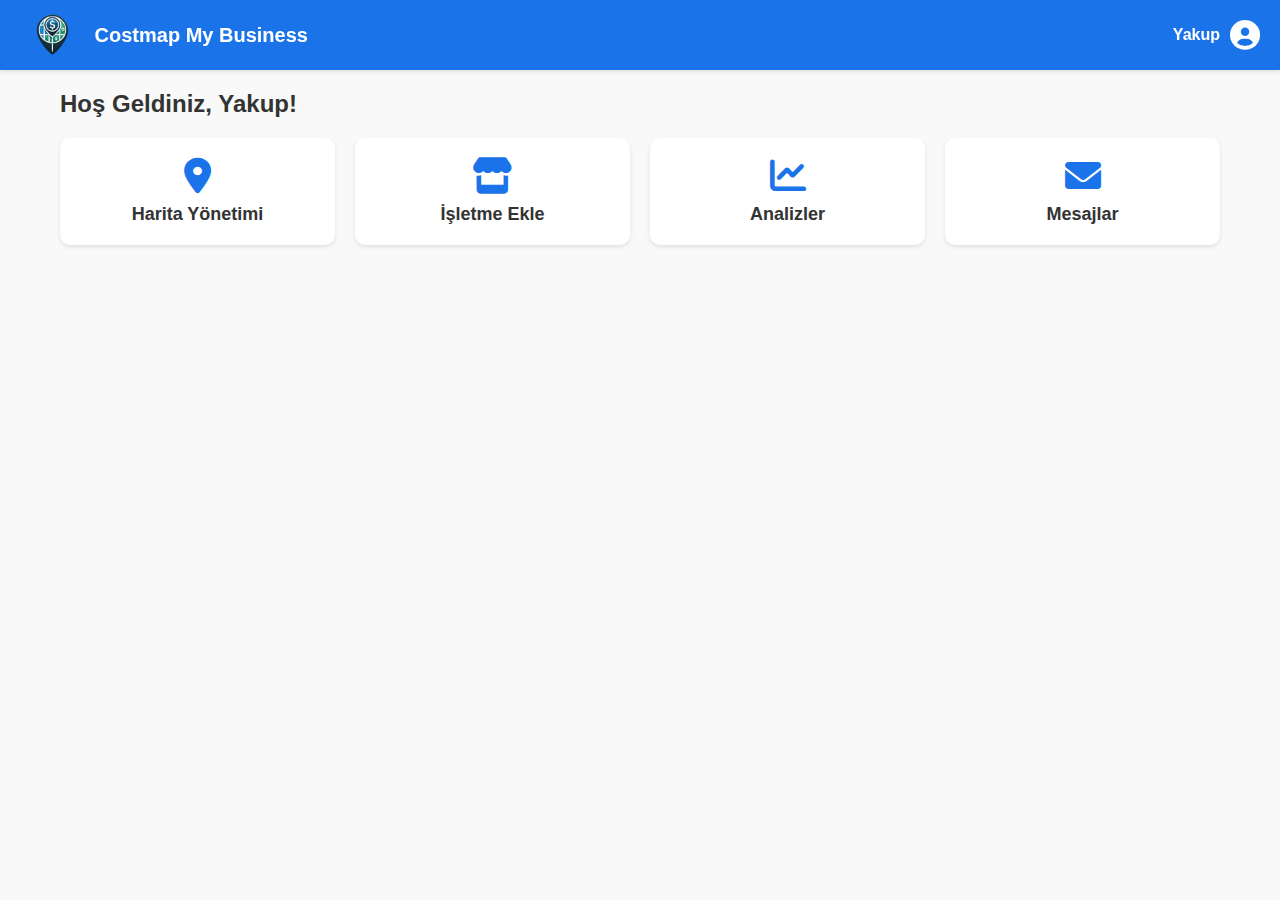
<file: src/main/resources/templates/dashboard.html>
<!DOCTYPE html>
<html lang="tr">
<head>
    <meta charset="UTF-8">
    <meta name="viewport" content="width=device-width, initial-scale=1.0">
    <title>Costmap Dashboard</title>
	<html lang="tr" xmlns:th="http://www.thymeleaf.org">
	
    <link rel="stylesheet" href="https://cdnjs.cloudflare.com/ajax/libs/font-awesome/6.0.0-beta3/css/all.min.css">
    <style>
        /* Temel stiller */
        * {
            margin: 0;
            padding: 0;
            box-sizing: border-box;
        }

        html, body {
            font-family: Arial, sans-serif;
            margin: 0;
            padding: 0;
            background-color: #f9f9f9;
            overflow-x: hidden; /* Yatay kaydırmayı engelle */
        }

        /* Header */
        .header {
            display: flex;
            justify-content: space-between;
            align-items: center;
            padding: 10px 20px;
            background-color: #1a73e8;
            color: white;
            position: fixed;
            top: 0;
            width: 100%;
            z-index: 999;
            box-shadow: 0 2px 4px rgba(0, 0, 0, 0.1);
        }

        .header .logo {
            display: flex;
            align-items: center;
            gap: 10px;
        }

        .header .logo img {
            height: 50px; /* Logonun yüksekliği */
            width: auto; /* Oranını korur */
        }

        .header .logo span {
            font-size: 20px;
            font-weight: bold;
            white-space: nowrap; /* Uzun yazılarda taşmayı engelle */
        }

        .header .user-info {
            display: flex;
            align-items: center;
            gap: 10px;
            position: relative;
        }

        .header .user-info .username {
            cursor: pointer;
            font-size: 16px;
            font-weight: bold;
        }

        .header .user-info .icon {
            font-size: 30px;
            cursor: pointer;
        }

        /* Dropdown Menü */
        .dropdown {
            display: none;
            position: absolute;
            top: 40px;
            right: 0;
            background-color: white;
            box-shadow: 0 4px 8px rgba(0, 0, 0, 0.1);
            border-radius: 5px;
            overflow: hidden;
            z-index: 1000;
            width: 200px;
        }

        .dropdown.active {
            display: block;
        }

        .dropdown a {
            display: flex;
            align-items: center;
            gap: 10px;
            padding: 10px 15px;
            text-decoration: none;
            color: #333;
            font-size: 14px;
            transition: background-color 0.3s;
        }

        .dropdown a:hover {
            background-color: #f0f0f0;
        }

        .dropdown a i {
            color: #1a73e8;
        }

        /* İçerik */
        .content {
            padding: 80px 20px; /* Header boşluğu */
            max-width: 1200px;
            margin: 10px auto;
        }

        .content h1 {
            font-size: 24px;
            color: #333;
        }

        .content .cards {
            display: grid;
            grid-template-columns: repeat(auto-fit, minmax(250px, 1fr));
            gap: 20px;
            margin-top: 20px;
        }

        .content .card {
            background-color: white;
            border-radius: 10px;
            box-shadow: 0 2px 4px rgba(0, 0, 0, 0.1);
            padding: 20px;
            text-align: center;
            transition: transform 0.3s;
        }

        .content .card:hover {
            transform: translateY(-5px);
        }

        .content .card i {
            font-size: 36px;
            margin-bottom: 10px;
            color: #1a73e8;
        }

        .content .card h2 {
            font-size: 18px;
            color: #333;
        }
    </style>
</head>
<body>
    <!-- Header -->
    <header class="header">
        <div class="logo">
            <img src="../static/logo/costmaplogo.png" alt="Logo">
            <span>Costmap My Business</span>
        </div>
        <div class="user-info">
            <span class="username" id="username">Yakup</span>
            <i class="fas fa-user-circle icon"></i>

            <!-- Dropdown Menü -->
            <div class="dropdown" id="dropdown-menu">
                <a href="#"><i class="fas fa-calendar-alt"></i> Planım</a>
                <a href="#"><i class="fas fa-cogs"></i> Ayarlar</a>
                <a href="#"><i class="fas fa-sign-out-alt"></i> Oturumu Kapat</a>
            </div>
        </div>
    </header>

    <!-- İçerik -->
    <div class="content">
        <h1>Hoş Geldiniz, Yakup!</h1>
        <div class="cards">
            <div class="card">
                <i class="fas fa-map-marker-alt"></i>
                <h2>Harita Yönetimi</h2>
            </div>
            <div class="card">
                <i class="fas fa-store"></i>
                <h2>İşletme Ekle</h2>
            </div>
            <div class="card">
                <i class="fas fa-chart-line"></i>
                <h2>Analizler</h2>
            </div>
            <div class="card">
                <i class="fas fa-envelope"></i>
                <h2>Mesajlar</h2>
            </div>
        </div>
    </div>

    <script>
        // Dropdown Menü
        document.addEventListener('DOMContentLoaded', function () {
            const username = document.getElementById('username');
            const dropdown = document.getElementById('dropdown-menu');

            username.addEventListener('click', function () {
                dropdown.classList.toggle('active');
            });

            document.addEventListener('click', function (event) {
                if (!username.contains(event.target) && !dropdown.contains(event.target)) {
                    dropdown.classList.remove('active');
                }
            });
        });
    </script>
</body>
</html>
</file>
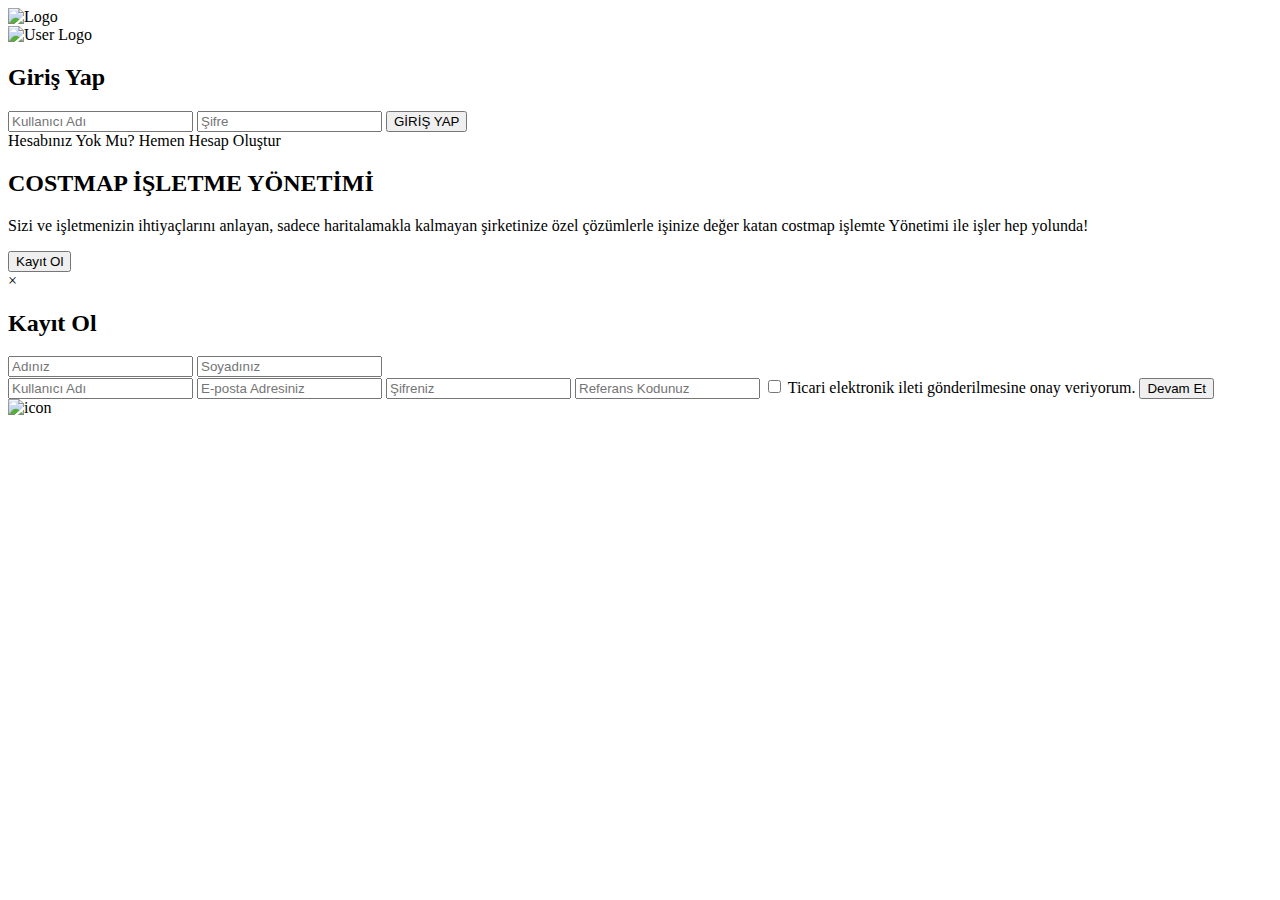
<file: src/main/resources/templates/login2.html>
<!DOCTYPE html>
<html xmlns:th="http://www.thymeleaf.org">
<head>
    <meta charset="UTF-8">
    <meta name="viewport" content="width=device-width, initial-scale=1.0">
    <title>Giriş Yap</title>
    <link th:href="@{/css/login.css}" rel="stylesheet">
    <link th:href="@{/css/kayıt_ol.css}" rel="stylesheet">
    <link th:href="@{/css/mesaj.css}" rel="stylesheet">
</head>
<body>
    <div class="logo-box">
        <img th:src="@{/logo/costmaplogo.png}" width="200px" alt="Logo">
    </div>
    <div class="container">
        <div class="login-box">
            <div class="login-form">
                <div class="logo">
                    <img th:src="@{/logo/giriş.png}" width="100px" alt="User Logo">
                </div>
                <h2>Giriş Yap</h2>
                <form id="login-form" method="post">
                    <input type="text" id="login-username" name="username" placeholder="Kullanıcı Adı" required>
                    <input type="password" id="login-password" name="password" placeholder="Şifre" required>
                    <button type="submit">GİRİŞ YAP</button>
                </form>
                <a id="open-modal" class="create-account">Hesabınız Yok Mu? Hemen Hesap Oluştur</a>
            </div>
        </div>
        <div class="info-box">
            <h2>COSTMAP İŞLETME YÖNETİMİ</h2>
            <p>Sizi ve işletmenizin ihtiyaçlarını anlayan, sadece haritalamakla kalmayan şirketinize özel çözümlerle işinize değer katan costmap işlemte Yönetimi ile işler hep yolunda!</p>
            <button id="open-modal">Kayıt Ol</button>
        </div>
    </div>

    <!-- Kayıt Ol Modalı -->
    <div id="register-modal" class="modal">
        <div class="modal-content">
            <span class="close-button" id="close-modal">&times;</span>
            <h2>Kayıt Ol</h2>
			<form id="register-form">
			    <div class="name-row">
			        <input type="text" id="firstName" name="firstName" placeholder="Adınız" required>
			        <input type="text" id="lastName" name="lastName" placeholder="Soyadınız" required>
			    </div>
			    <input type="text" id="username" name="username" placeholder="Kullanıcı Adı" required>
			    <input type="email" id="email" name="email" placeholder="E-posta Adresiniz" required>
			    <input type="password" id="password" name="password" placeholder="Şifreniz" required>
			    <input type="text" id="refCode" name="refCode" placeholder="Referans Kodunuz">
			    <label>
			        <input type="checkbox" id="marketingConsent" name="marketingConsent">
			        Ticari elektronik ileti gönderilmesine onay veriyorum.
			    </label>
			    <button type="submit">Devam Et</button>
			</form>
        </div>
    </div>
    
    <!-- Bildirim Modalı -->
	<div id="notification-modal" class="notification-modal" >
	    <div class="notification-content">
	        <img id="notification-icon"  alt="icon">
	        <p id="notification-message"></p>
	    </div>
	</div>
	
	<script th:src="@{js/script.js}"></script>



</body>
</html>
</file>
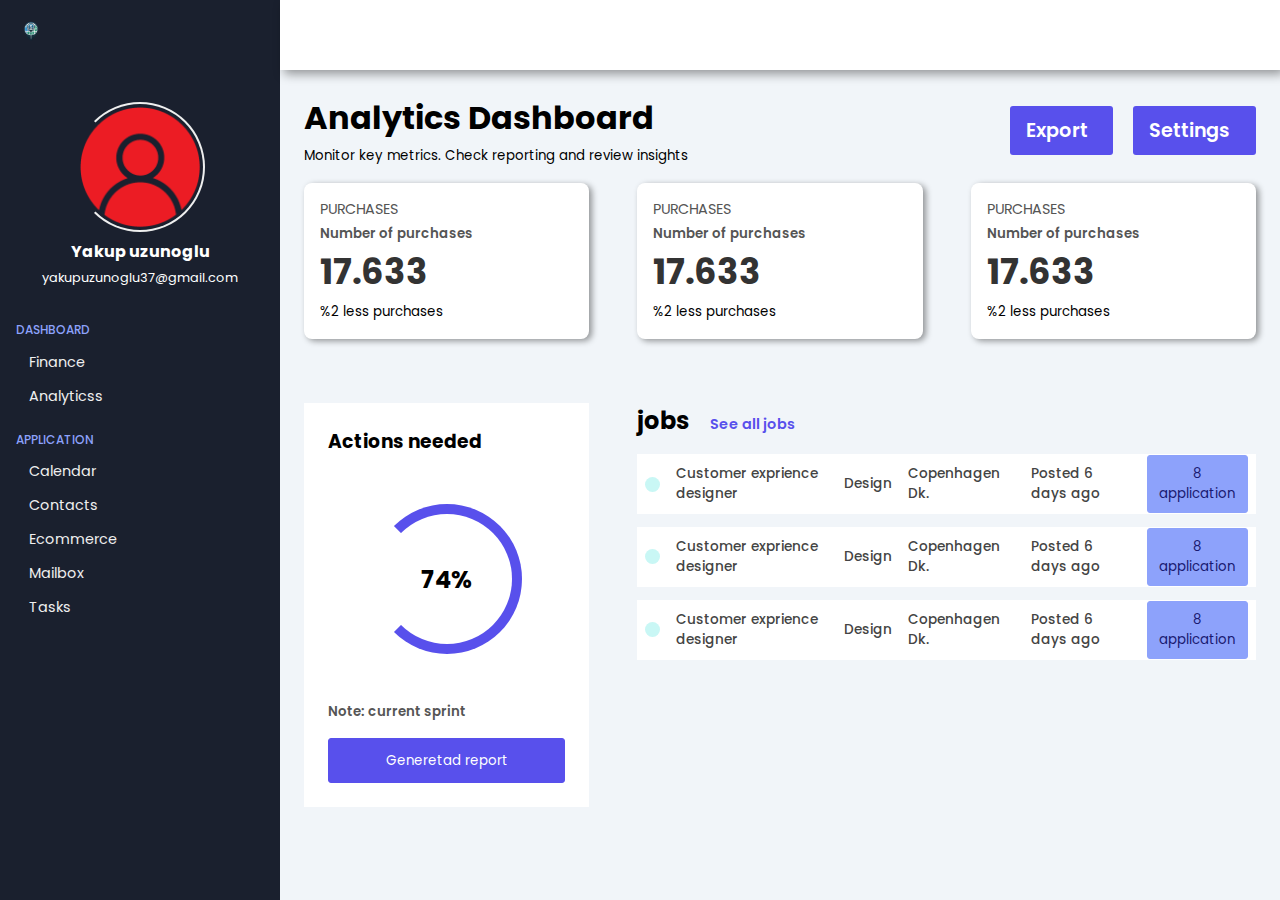
<file: src/main/resources/templates/userDashboard.html>
<!DOCTYPE html>

</html>

<head>
	<meta charset="UTF-8">
	<title>Costmap my businesses</title>
	<link rel="stylesheet" href="../static/css/userDashboard.css">
	<link rel= "stylesheet" href= "https://maxst.icons8.com/vue-static/landings/line-awesome/line-awesome/1.3.0/css/line-awesome.min.css" >
</head>	

<body>
	<input type="checkbox" name="" id="sidebar-toggle">
	
	<div class="sidebar">
		<div class="sidebar-brand">
			<div class="brand-flex">
					<img src="../static/logo/costmaplogo.png" width="30px" alt="">
					
					<div class="brand-icons">
						<span class="las la-bell"></span>
						<span class="las la-user-circle"></span>
			        </div>
		    </div>
	    </div>
	
	
	
	
	<div class="sidebar-main">
		<div class="sidebar-user">
		    <img src="../static/logo/giriş.png" alt="">
		    <div>
				<h3>Yakup uzunoglu</h3>
                <span>yakupuzunoglu37@gmail.com</span>			
		    </div>		
		</div>
	
	
	
	
	<div class="sidebar-menu">
		<div class="menu-head">
					<span>Dashboard</span>
		</div>
		
		<ul>
					<li>
						<a href="">
							<span class="las la-balance-scale"></span>
							Finance
						</a>
					</li>
					
					
					<li>
						<a href="">
							<span class="las la-chart-pie"></span>
							Analyticss
						</a>
					</li>
		
		</ul>
		
		
		
		
		
		
		<div class="menu-head">
			<span>Application</span>
		</div>
		
		<ul>
			<li>
				<a href="">
					<span class="las la-calendar"></span>
					Calendar
				</a>
			</li>
			
			
			<li>
				<a href="">
					<span class="las la-users"></span>
					Contacts
				</a>
			</li>
			
			
			<li>
				<a href="">
					<span class="las la-shopping-cart"></span>
					Ecommerce
				</a>
			</li>
			
			<li>
				<a href="">
					<span class="las la-envelope"></span>
					Mailbox
				</a>
			</li>
			
			
			
			<li>
				<a href="">
					<span class="las la-check-circle"></span>
					Tasks
				</a>
			</li>
			
			
		</ul>
	</div>

	</div>
	</div>
	
	
	<div class="main-content">
		<header>
			<div class="menu-toggle">
				<label for="sidebar-toggle">
					<span class="las la-bars"></span>
				</label>
				
			</div>
			<div class="header-icons">
				<span class="las la-search"></span>
				<span class="las la-bookmark"></span>
				<span class="las la-sms"></span>
				
			</div>
		</header>
		
		
		<main>
			<div class="page-header">
				<div>
					<h1>Analytics Dashboard</h1>
					<small>Monitor key metrics. Check reporting and review insights</small>
				</div>
				
				<div class="header-actions">
					<button>
						<span class="las la-file-export">
							Export
						</span>
					</button>
					<button>
						<span class="las la-tools">
							Settings
						</span>
					</button>
				</div>
			</div>
			
			
			<div class="cards">
				
				
				
			     <div class="card-single">
					<div class="card-flex">
						<div class="card-info">
							<div class="card-head">
								<span>Purchases</span>
								<small>Number of purchases</small>
							</div>
							<h2>17.633</h2>
							<small>%2 less purchases</small>
						</div>

						<div class="card-chart sucess">
							<span class="las la-chart-line"></span>
							
						</div>						
					</div>
				
		    	</div>
				
				
				
				 <div class="card-single">
					<div class="card-flex">
						<div class="card-info">
							<div class="card-head">
								<span>Purchases</span>
								<small>Number of purchases</small>
							</div>
							<h2>17.633</h2>
							<small>%2 less purchases</small>
						</div>

						<div class="card-chart danger">
							<span class="las la-chart-line"></span>
							
						</div>						
					</div>

				</div>
				
				
				
				 <div class="card-single">
					<div class="card-flex">
						<div class="card-info">
							<div class="card-head">
								<span>Purchases</span>
								<small>Number of purchases</small>
							</div>
							<h2>17.633</h2>
							<small>%2 less purchases</small>
						</div>

						<div class="card-chart yellow">
							<span class="las la-chart-line"></span>
							
						</div>						
					</div>

				</div>
			</div>
			
			
			
			
			
			
			
			
			<div class="jobs-grid">
				<div class="analytics-card">
					<div class="analytics-head">
						<h3>Actions needed</h3>
						<span class="las la-ellipsis-h"></span>
					</div>
					
					
					<div class="analytics-chart">
						<div class="chart-circle">
							<h2>74%</h2>
						</div>
						<div class="analytics-note">
							<small>Note: current sprint</small>
						</div>
					</div>
					
					<div class="analytics-btn">
						<button>Generetad report</button>
					</div>
					
				</div>
				
				<div class="jobs">
					<h2>jobs <small>See all jobs <span class="las la-arrow-right"></span></small></h2>
					<div class="table-responsive">
					<table width="100%">
						<tbody>
							
							
							<tr>
								<td>
									<div>
										<span class="indicator"></span>
									</div>
								</td>
								<td>
									<div>
										Customer exprience designer		
									</div>
								</td>
								<td>
									<div>
										Design		
									</div>
								</td>
									
									
								<td>
									<div>
										Copenhagen Dk.		
									</div>
								</td>
								<td>
									<div>
										Posted 6 days ago
									</div>
								</td>
								<td>
									<div>
										<button> 8 application</button>
									</div>
									
								</td>
							</tr>
							
							
							<tr>
								<td>
									<div>
										<span class="indicator"></span>
									</div>
								</td>
								<td>
									<div>
										Customer exprience designer		
									</div>
								</td>
								<td>
									<div>
										Design		
									</div>
								</td>
									
									
								<td>
									<div>
										Copenhagen Dk.		
									</div>
								</td>
								<td>
									<div>
										Posted 6 days ago
									</div>
								</td>
								<td>
									<div>
										<button> 8 application</button>
									</div>
									
								</td>
							</tr>							
							
							
							
							<tr>
								<td>
									<div>
										<span class="indicator"></span>
									</div>
								</td>
								<td>
									<div>
										Customer exprience designer		
									</div>
								</td>
								<td>
									<div>
										Design		
									</div>
								</td>
									
									
								<td>
									<div>
										Copenhagen Dk.		
									</div>
								</td>
								<td>
									<div>
										Posted 6 days ago
									</div>
								</td>
								<td>
									<div>
										<button> 8 application</button>
									</div>
									
								</td>
							</tr>
							
						</tbody>
					</table>
				</div>
				
			</div>
			</div>
			
			
			
			
			
			
			
			
		</main>
		
		
		
		
		
		
		
		
		
		
		
	</div>
	     
	    
	
	<label for="sidebar-toggle" class="body-label"></label>



</body>




</html>
</file>
<file: src/main/resources/static/css/userDashboard.css>
@import url('https://fonts.googleapis.com/css?family=Poppins:wght@400,700,900&display=swap');

:root{
	--color-main:#1a202e;
}

*{
	font-family: 'Poppins',sans-serif;
	box-sizing: border-box;
	text-decoration: none;
	list-style: none;
	margin:0;
	padding: 0;
	height: auto;
}

body{
	overflow-x: hidden;
}

body::-webkit-scrollbar {
  width: 3px; /* Kaydırma çubuğu genişliği */
}

body::-webkit-scrollbar-thumb {
  background: linear-gradient(45deg, #6a11cb, #2575fc); /* Çubuk rengi */
  border-radius: 10px; /* Yuvarlak köşeler */
}

body::-webkit-scrollbar-thumb:hover {
  background: linear-gradient(45deg, #2575fc, #6a11cb); /* Hover rengi */
}

body::-webkit-scrollbar-track {
  background: #f1f1f1; /* Arka plan */
}

#sidebar-toggle{
	display: none;
}

.body-label{
	position: fixed;
	height: 100%;
	width: calc(100% - 280px);
	z-index: 30;
	right: -100%;
	top: 0;
}

#sidebar-toggle:checked ~ .sidebar{
	left:-100%;
}

#sidebar-toggle:checked ~ .main-content header{
	left:0;
	right: 0;
	width: 100%;
	
}

#sidebar-toggle:checked ~ .main-content{
	margin-left: 0;
}

.sidebar{
	width: 280px;
	position: fixed;
	left: 0;
	top: 0;
	height: 100%;
	padding: 1rem;
	background: var(--color-main);
	color: #fff;
	z-index: 20;
	transition: left 300ms;
	overflow-y: scroll; /* İçeriği kaydırılabilir yap */
	scrollbar-width: none; /* Firefox için kaydırma çubuğunu gizle */
}

.sidebar-brand{
	height: 70px;
}

.brand-flex{
	display: flex;
	justify-content: space-between;
	align-items: center;
}

.brand-icons span{
	font-size: 1.3rem;
	margin-left: .5rem;
	
}

.sidebar-user{
	margin: 1rem 0rem 1rem 0rem;
	text-align: center;
}

.sidebar-user img{
	width: 130px;
	height: 130px;
	border-radius: 50%;
	border-top: 2px solid #efefef;
	border-bottom: 2px solid #efefef;
	border-right: 2px solid #efefef;
	border-left: 2px solid transparent;
}

.sidebar-user h3{
	font-size: 1rem;
}

.sidebar-user span{
	font-size: .8rem;
}


.sidebar-menu{
	margin-top:2rem;
}

.menu-head{
	text-transform: uppercase;
	color: #8da2fb;
	font-size: .75rem;
	font-weight: 500;
	margin-bottom: .8rem;
	
}

.sidebar-menu ul{
	margin-bottom: 1.5rem;
}

.sidebar-menu li{
	margin-bottom: .8rem;
}


.sidebar-menu li a{
	color: #efefef;
	font-size: .9rem;
	display: flex;
	align-items: center;
}

.sidebar-menu li a span{
	font-size: 1.5rem;
	display: inline-block;
	margin-right: .8rem;
	
}




header{
	height: 70px;
	display: flex;
	justify-content: space-between;
	align-items: center;
	padding: 1rem 1.5rem;
	position: fixed;
	left: 280px;
	width: calc(100% - 280px);
	top: 0;
	z-index: 20;
	background: #fff;
	box-shadow: 4px 4px 10px rgba(0, 0, 0, 0.4);
	transition: left 300ms;
}

.menu-toggle label{
	height: 60px;
	width: 60px;
	display: grid;
	place-items: center;
	font-size: 1.5rem;
	border-radius: 50%;
}

.menu-toggle label:hover{
	background: #efefef;
	
}


.header-icons span{
	display: inline-block;
	font-size: 1.4rem;
	margin-left: .7rem;
}






.main-content{
	margin-left: 280px;
	transition: margin-left 300ms;
}

main{
	padding: 1.5rem;
	background: #f1f5f9;
	min-height: calc(100vh - 70px);
	margin-top: 70px;
}

.page-header{
	display: flex;
	justify-content: space-between;
	align-items: center;
}

.header-actions button{
	outline: none;
	color: #fff;
	background: #5850ec;
	border: none;
	padding: .6rem 1rem;
	margin-left: 1rem;
	border-radius: 3px;
	font-weight: 600;
	
}

.header-actions button span{
	font-size: 1.2rem;
	margin-right: .6rem;
}









.cards {
	display: grid;
	grid-template-columns: repeat(3, 1fr) ;
	grid-gap: 3rem;
	margin-top: 1rem;
}

.card-single{
	background: #fff ;
	padding: 1rem;
	box-shadow: 3px 2px 6px rgba(0, 0, 0, 0.4);
	border-radius: 8px;
}

.card-flex{
	display: grid;
	grid-template-columns: 70% auto;
	align-items: center;
}

.card-head span{
	display: block ;
	text-transform: uppercase;
	color: #555;
	font-size: .9rem;
}



.card-head small{
	font-weight: 600;
	color: #555;
}

.card-info h2{
	font-size: 2.2rem;
	color: #333;
}


.card-chart span{
	font-size: 5rem;
}

.card-chart.sucess span{
	color: seagreen;
}

.card-chart.danger span{
	color: tomato;
}

.card-chart.yellow span{
	color: orangered;
}







.jobs-grid{
	margin-top: 4rem;
	display: grid;
	grid-template-columns: auto 65% ;
	grid-gap: 3rem;
}


.analytics-card{
	background: #fff;
	padding: 1.5rem;
}

.analytics-head{
	display: flex;
	justify-content: space-between;
	align-items: center;
	margin-bottom: 3rem;
}

.analytics-head span{
	font-size: 1.5 rem;
}

.analytics-chart small{
	font-weight: 600;
	color: #555;
	display: block;
	margin-bottom: 1rem;
}

.chart-circle{
	height: 150px;
	width: 150px;
	border-top: 10px solid #5850ec;
	border-bottom: 10px solid #5850ec;
	border-right: 10px solid #5850ec;
	border-left: 10px solid transparent;
	border-radius: 50%;
	display: grid;
	place-items: center;
	margin: auto;
	margin-bottom: 3rem;
}

.analytics-card button{
	display: block;
	padding: .6rem 1rem;
	width: 100%;
	height: 45px;
	background: #5850ec;
	color: #fff;
	border-radius: 3px ;
	border: 1px solid #5850ec;
}

.jobs h2 small{
	color: #5850ec;
	font-weight: 600;
	display: inline-block;
	margin-left: 1rem;
	font-size: .9rem;
	
}



.jobs table {
	border-collapse: collapse;
	margin-top: 1rem;
	overflow-x: auto;
}

span.indicator{
	background: #c9f7f5;
	height: 15px;
	width: 15px;
	border-radius: 50%;
}

.jobs table td div{
	background: #fff;
	margin-bottom: .8rem;
	height: 60px;
	display: flex;
	align-items: center;
	padding: .5rem;
	font-size: .85rem;
	color: #444;
	font-weight: 500;
}

table button{
	background: #8da2fb;
	color: midnightblue;
	border: 1px solid #8da2fb;
	padding: .5rem;
	border-radius: 3px;
}

.table-responsive{
	overflow: auto;
}



@media only screen and (max-width: 1124px){
	
	.sidebar{
		left: -100%;
		z-index: 30;
	}
	
	.main-content{
		margin-left: 0;
	}
	
	header{
		left: 0;
		width: 100%;
	}
	
	#sidebar-toggle:checked ~ .sidebar{
		left: 0;
	}
	#sidebar-toggle:checked ~ .body-label{
		right: 0;
	}
	
	.cards{
		grid-template-columns: repeat(2, 1fr) ;
	}
}

@media only screen and (max-width: 768px){
	
	.cards{
			grid-template-columns: 100% ;
		}
		
	.jobs-grid{
		grid-template-columns: 100%;
	}	
	
	.page-header{
		display: block;
	}
	
	.header-actions{
		margin-top: 1rem;
		text-align: right;
	}
	
	.header-actions button{
		margin-left: 0rem;
	}
}
</file>
